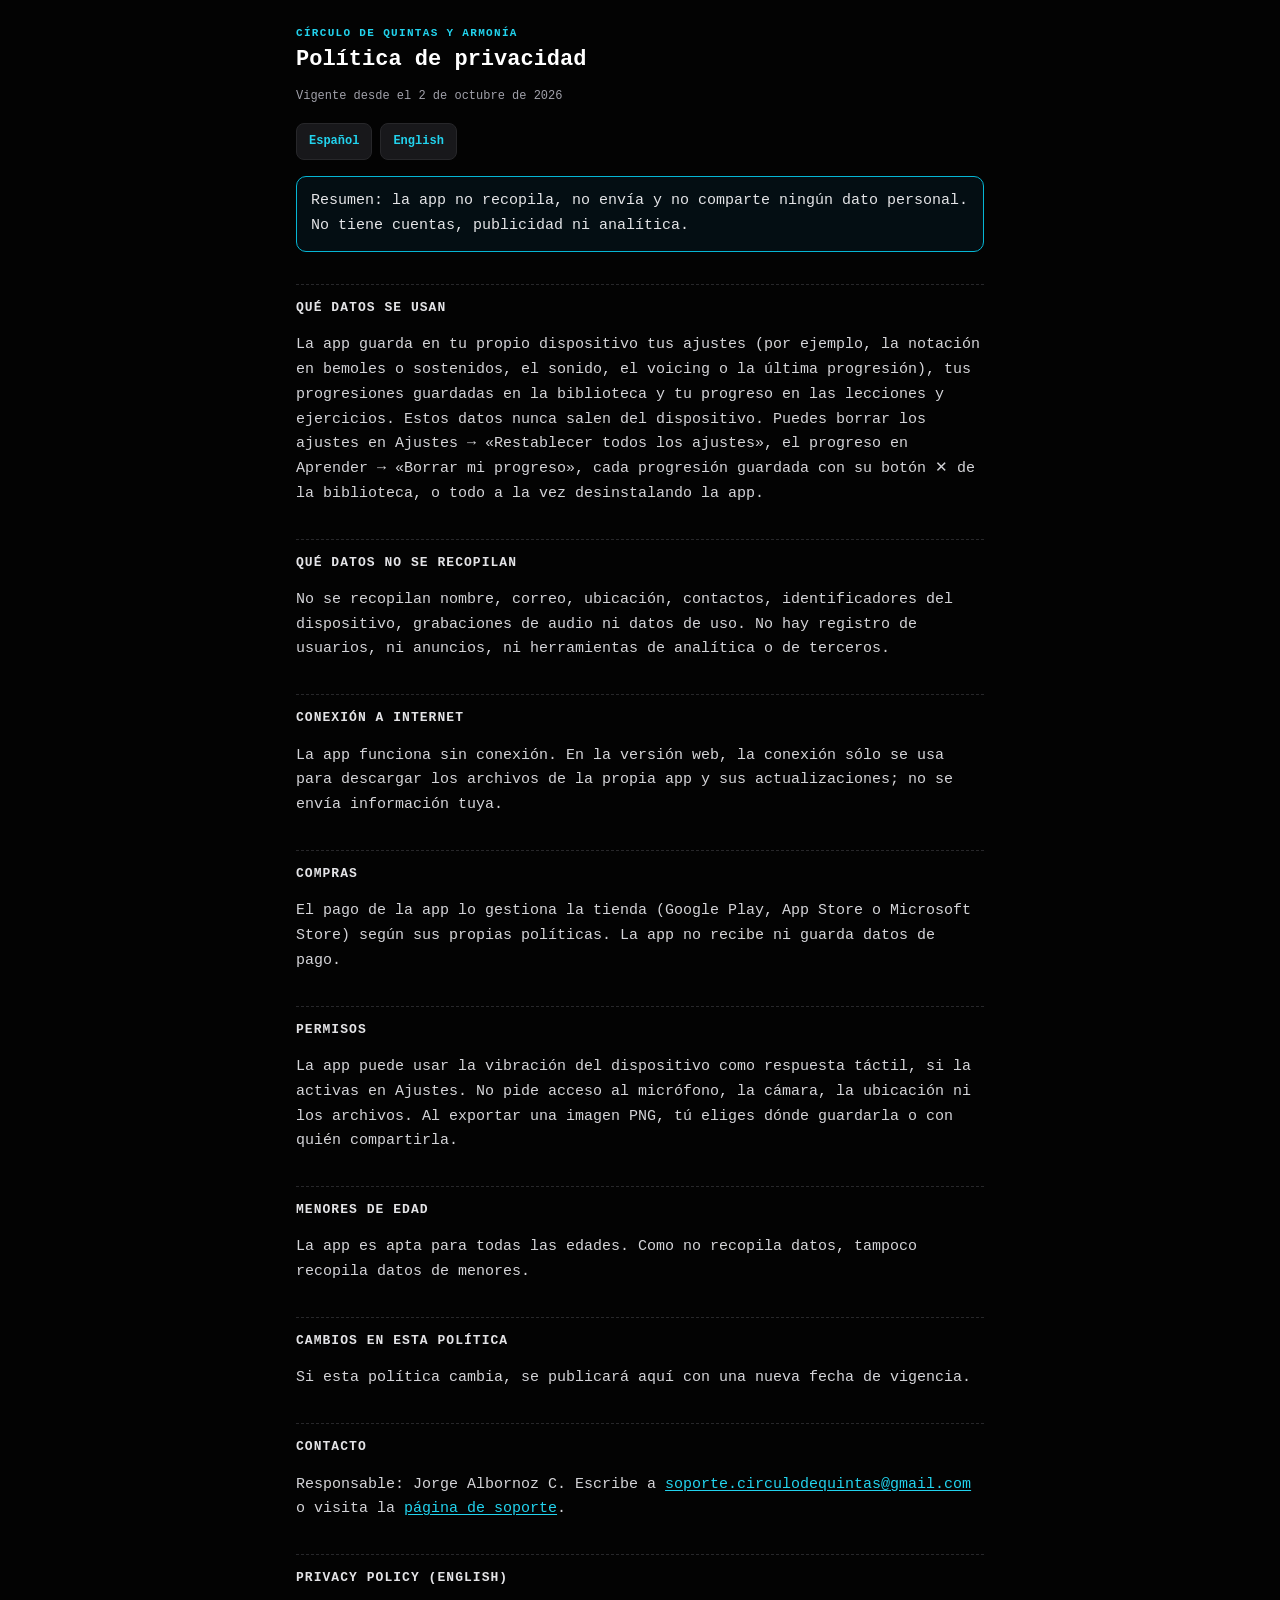
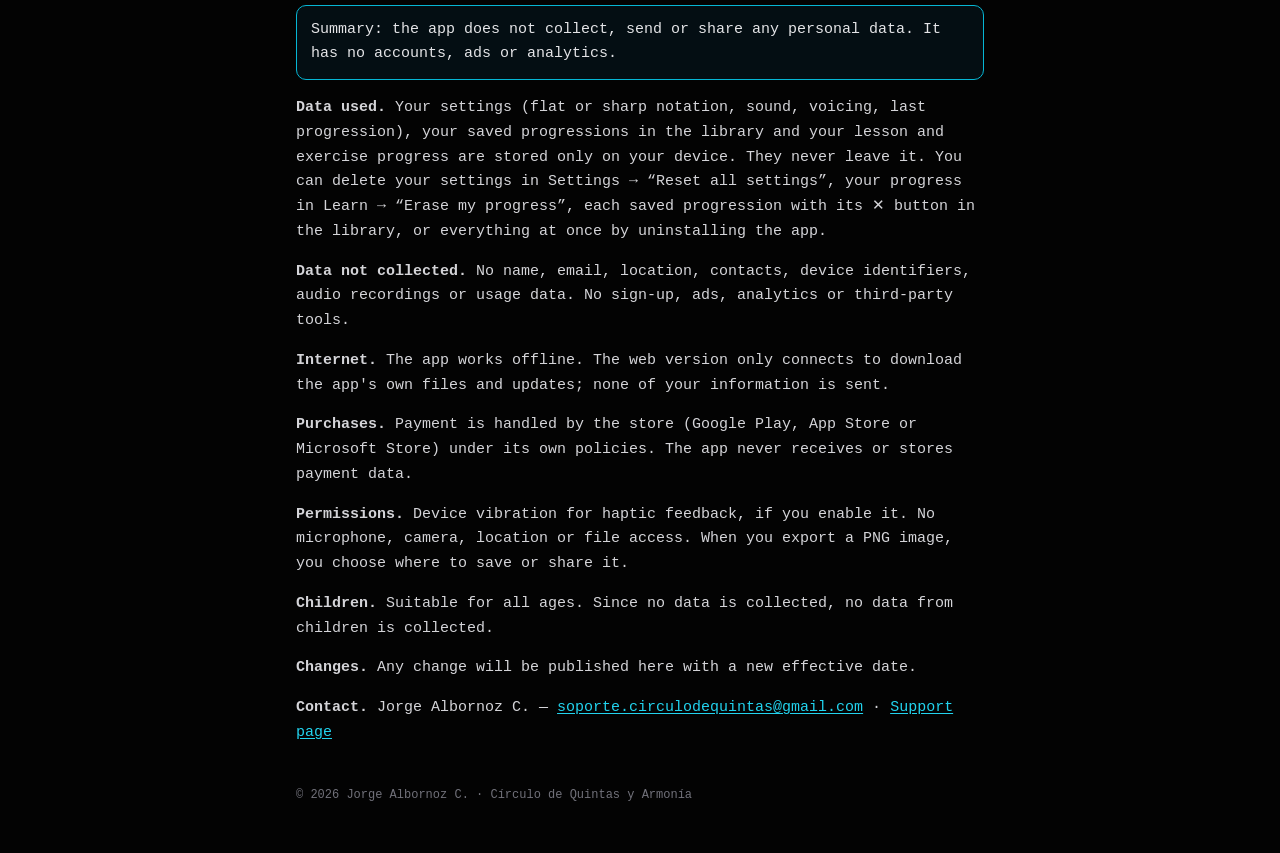
<file: index.html>
<!DOCTYPE html>
<html lang="es"><head><meta charset="UTF-8"><meta name="viewport" content="width=device-width, initial-scale=1">
<title>Círculo de Quintas y Armonía</title><meta http-equiv="refresh" content="0; url=legal/privacidad.html">
<link rel="stylesheet" href="legal/legal.css"></head>
<body><main><p class="k">Círculo de Quintas y Armonía</p><p><a href="legal/privacidad.html">Política de privacidad</a> · <a href="legal/soporte.html">Soporte</a></p></main></body></html>
</file>
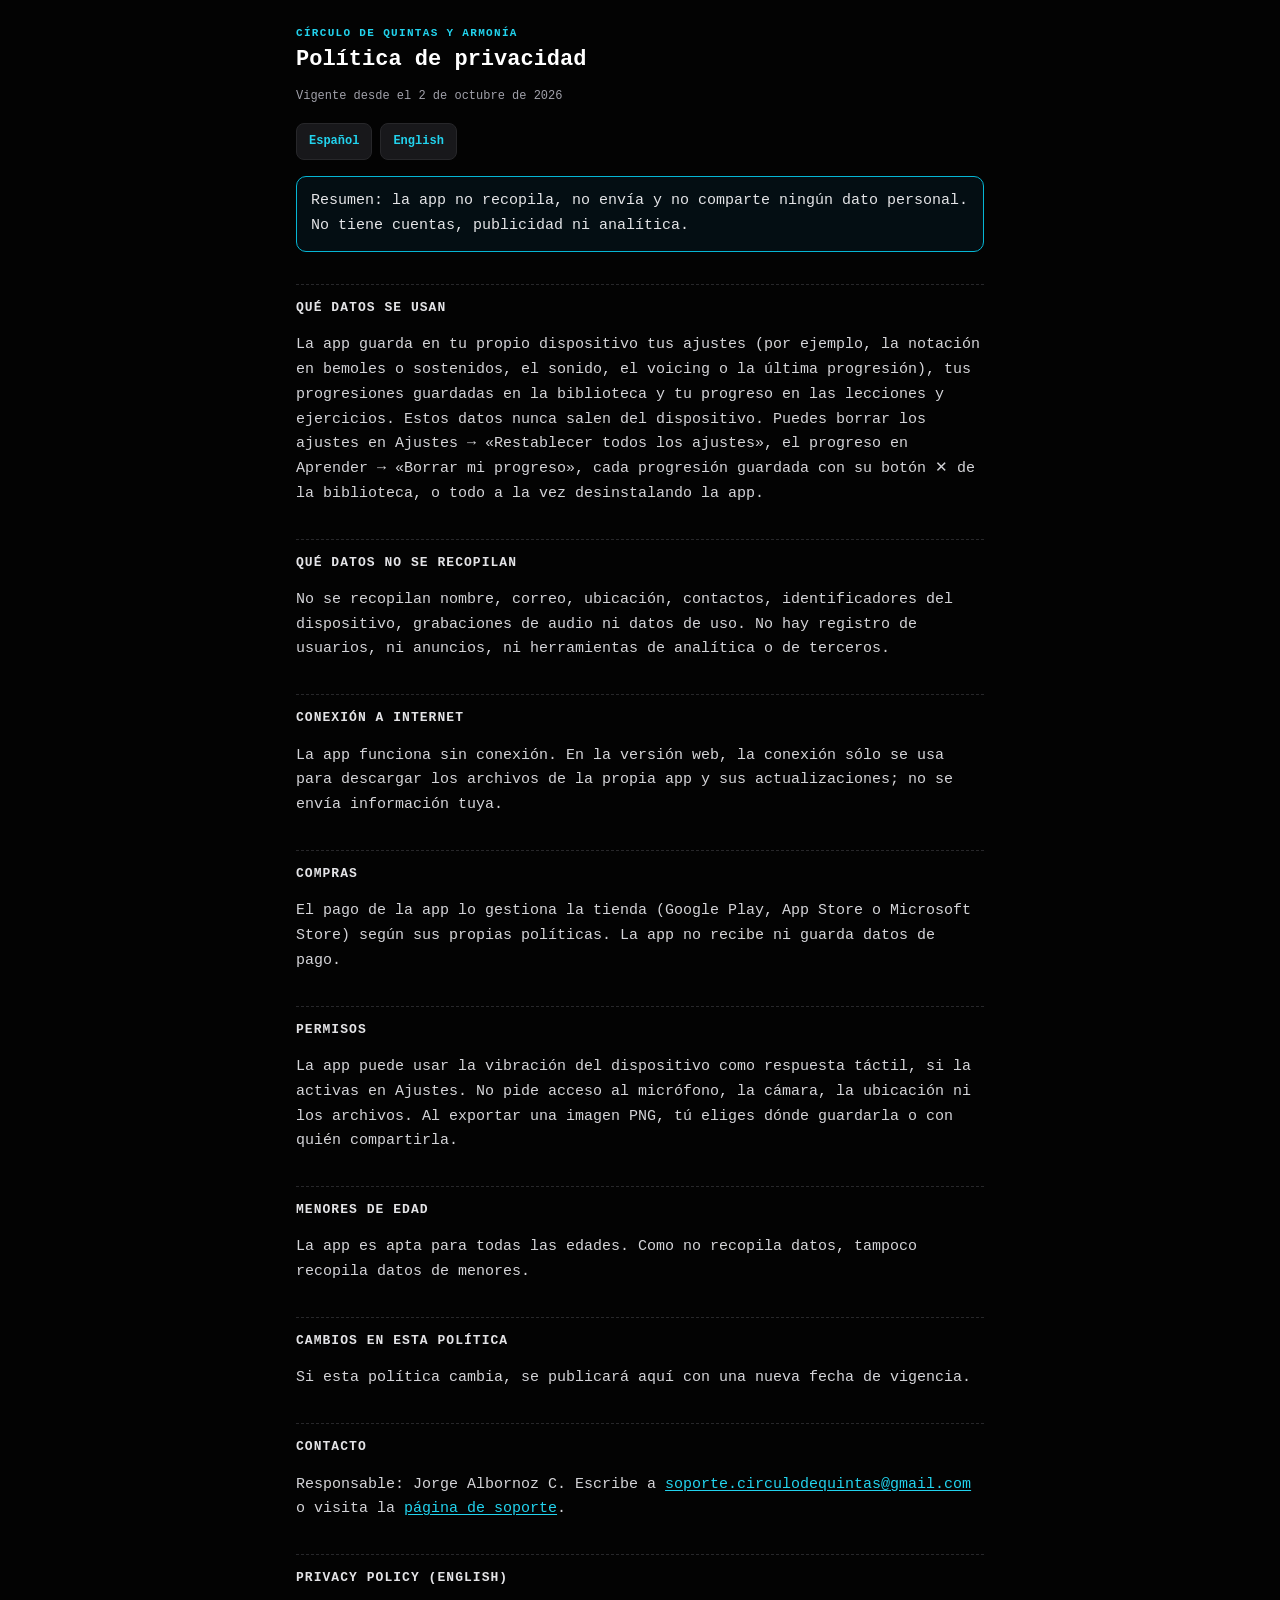
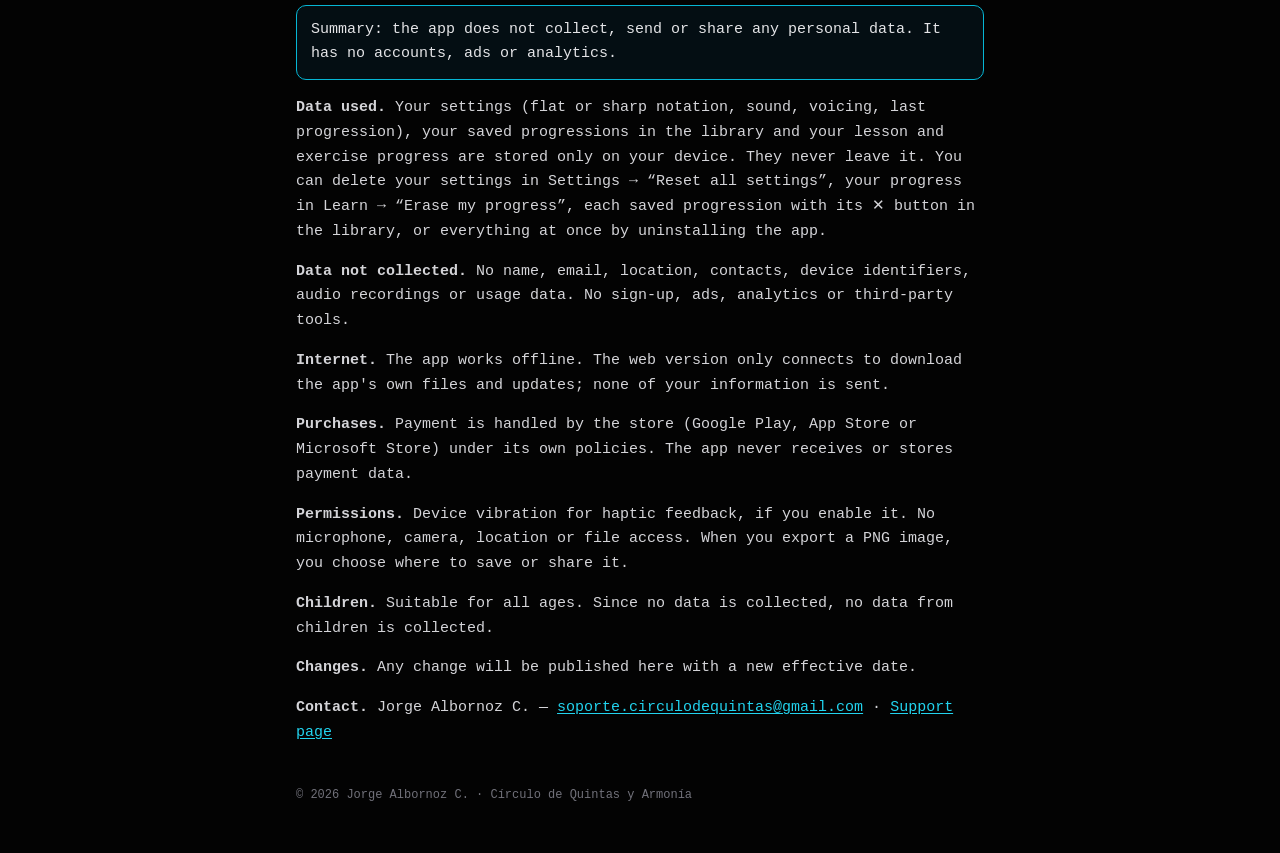
<file: legal/privacidad.html>
<!DOCTYPE html>
<html lang="es">
<head>
    <meta charset="UTF-8">
    <meta name="viewport" content="width=device-width, initial-scale=1, viewport-fit=cover">
    <meta name="theme-color" content="#030303">
    <title>Política de privacidad · Círculo de Quintas y Armonía</title>
    <link rel="icon" href="../icons/icon.svg" type="image/svg+xml">
    <link rel="stylesheet" href="legal.css">
</head>
<body>
<main>
    <p class="k">Círculo de Quintas y Armonía</p>
    <h1>Política de privacidad</h1>
    <p class="meta">Vigente desde el 2 de octubre de 2026</p>
    <nav class="lang" aria-label="Idioma / Language"><a href="#es" aria-current="true">Español</a><a href="#en" lang="en">English</a></nav>

    <section id="es">
        <p class="card">Resumen: la app no recopila, no envía y no comparte ningún dato personal. No tiene cuentas, publicidad ni analítica.</p>

        <h2>Qué datos se usan</h2>
        <p>La app guarda en tu propio dispositivo tus ajustes (por ejemplo, la notación en bemoles o sostenidos, el sonido, el voicing o la última progresión), tus progresiones guardadas en la biblioteca y tu progreso en las lecciones y ejercicios. Estos datos nunca salen del dispositivo. Puedes borrar los ajustes en Ajustes → «Restablecer todos los ajustes», el progreso en Aprender → «Borrar mi progreso», cada progresión guardada con su botón ✕ de la biblioteca, o todo a la vez desinstalando la app.</p>

        <h2>Qué datos no se recopilan</h2>
        <p>No se recopilan nombre, correo, ubicación, contactos, identificadores del dispositivo, grabaciones de audio ni datos de uso. No hay registro de usuarios, ni anuncios, ni herramientas de analítica o de terceros.</p>

        <h2>Conexión a internet</h2>
        <p>La app funciona sin conexión. En la versión web, la conexión sólo se usa para descargar los archivos de la propia app y sus actualizaciones; no se envía información tuya.</p>

        <h2>Compras</h2>
        <p>El pago de la app lo gestiona la tienda (Google Play, App Store o Microsoft Store) según sus propias políticas. La app no recibe ni guarda datos de pago.</p>

        <h2>Permisos</h2>
        <p>La app puede usar la vibración del dispositivo como respuesta táctil, si la activas en Ajustes. No pide acceso al micrófono, la cámara, la ubicación ni los archivos. Al exportar una imagen PNG, tú eliges dónde guardarla o con quién compartirla.</p>

        <h2>Menores de edad</h2>
        <p>La app es apta para todas las edades. Como no recopila datos, tampoco recopila datos de menores.</p>

        <h2>Cambios en esta política</h2>
        <p>Si esta política cambia, se publicará aquí con una nueva fecha de vigencia.</p>

        <h2>Contacto</h2>
        <p>Responsable: Jorge Albornoz C. Escribe a <a href="mailto:soporte.circulodequintas@gmail.com">soporte.circulodequintas@gmail.com</a> o visita la <a href="soporte.html">página de soporte</a>.</p>
    </section>

    <section id="en" lang="en">
        <h2>Privacy policy (English)</h2>
        <p class="card">Summary: the app does not collect, send or share any personal data. It has no accounts, ads or analytics.</p>
        <p><b>Data used.</b> Your settings (flat or sharp notation, sound, voicing, last progression), your saved progressions in the library and your lesson and exercise progress are stored only on your device. They never leave it. You can delete your settings in Settings → “Reset all settings”, your progress in Learn → “Erase my progress”, each saved progression with its ✕ button in the library, or everything at once by uninstalling the app.</p>
        <p><b>Data not collected.</b> No name, email, location, contacts, device identifiers, audio recordings or usage data. No sign-up, ads, analytics or third-party tools.</p>
        <p><b>Internet.</b> The app works offline. The web version only connects to download the app's own files and updates; none of your information is sent.</p>
        <p><b>Purchases.</b> Payment is handled by the store (Google Play, App Store or Microsoft Store) under its own policies. The app never receives or stores payment data.</p>
        <p><b>Permissions.</b> Device vibration for haptic feedback, if you enable it. No microphone, camera, location or file access. When you export a PNG image, you choose where to save or share it.</p>
        <p><b>Children.</b> Suitable for all ages. Since no data is collected, no data from children is collected.</p>
        <p><b>Changes.</b> Any change will be published here with a new effective date.</p>
        <p><b>Contact.</b> Jorge Albornoz C. — <a href="mailto:soporte.circulodequintas@gmail.com">soporte.circulodequintas@gmail.com</a> · <a href="soporte.html#en">Support page</a></p>
    </section>

    <footer>© 2026 Jorge Albornoz C. · Círculo de Quintas y Armonía</footer>
</main>
</body>
</html>
</file>
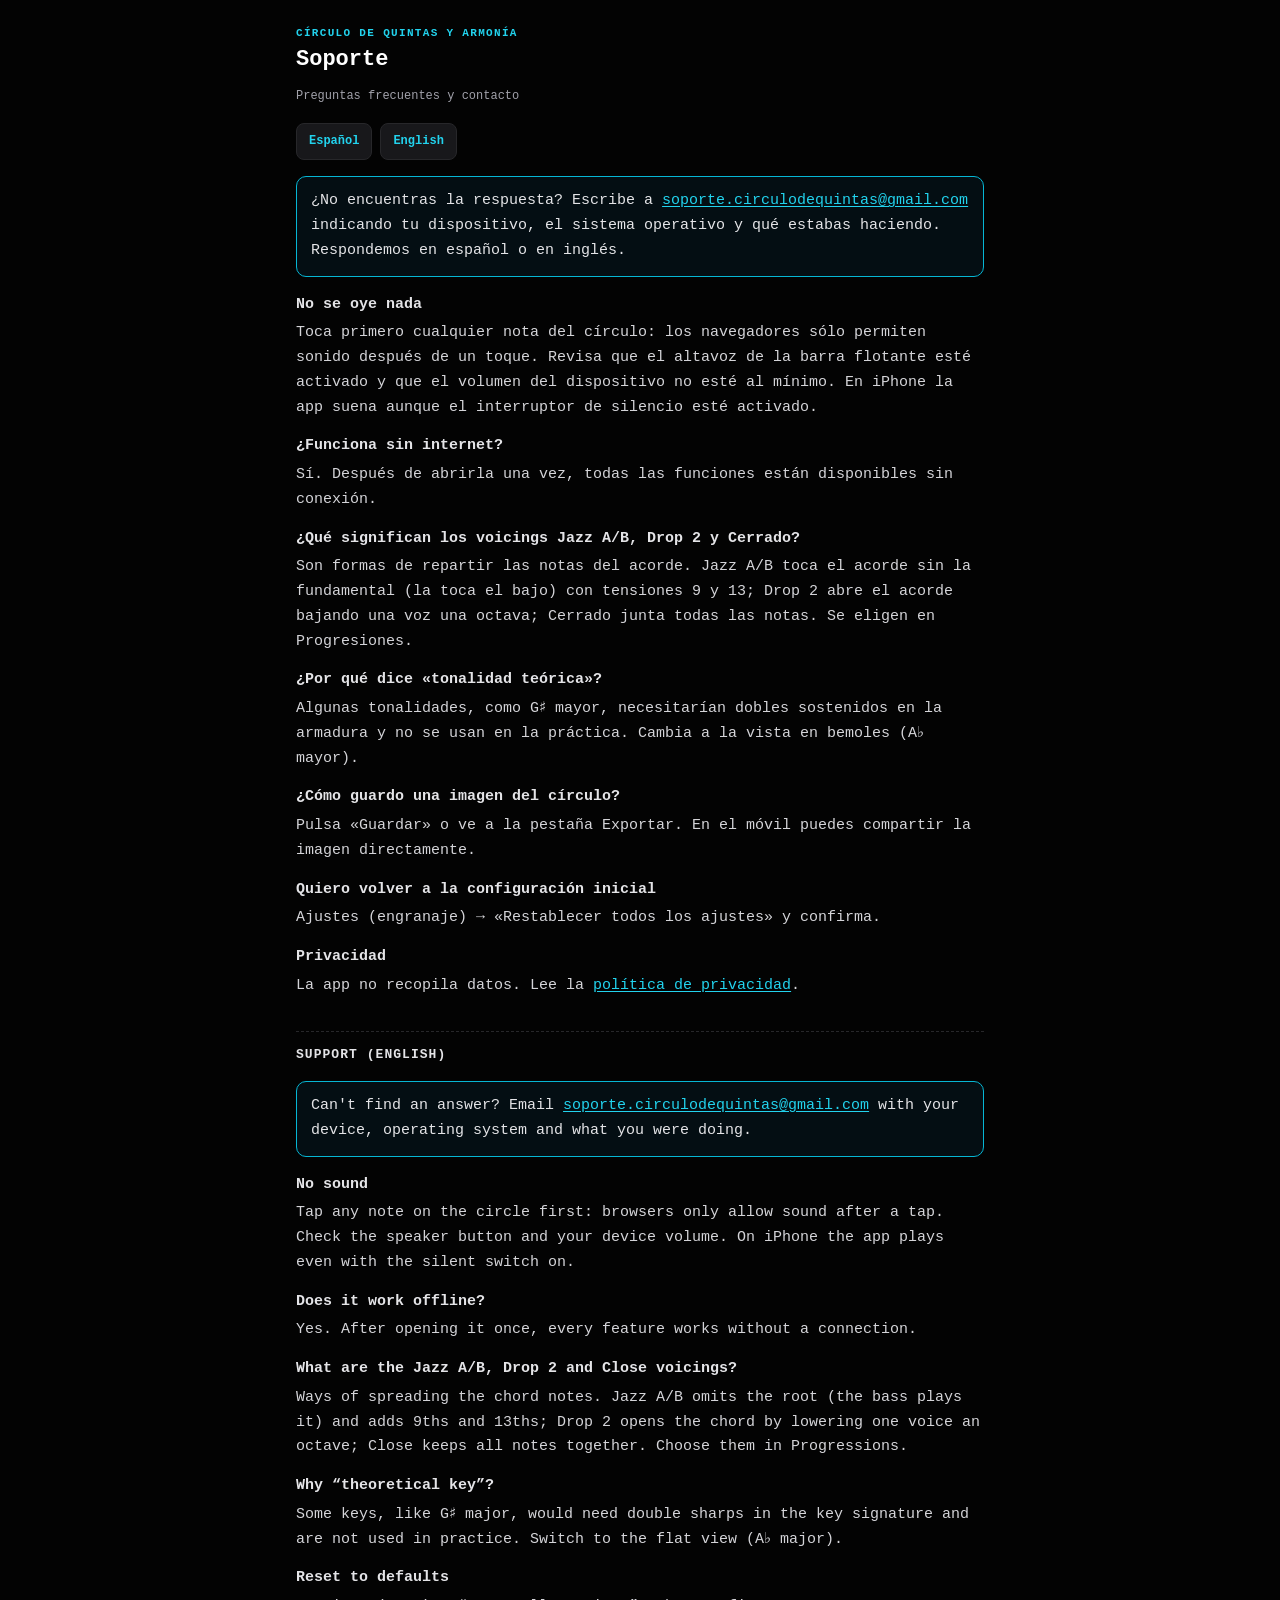
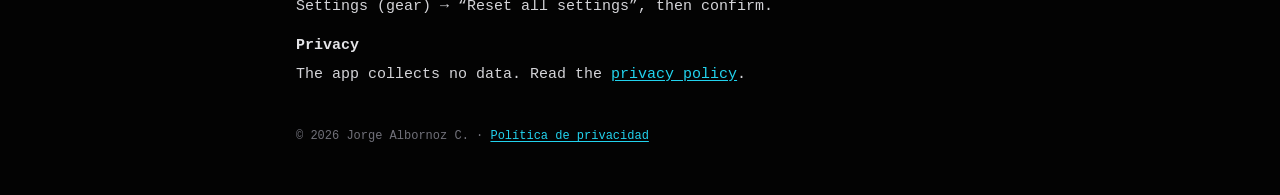
<file: legal/soporte.html>
<!DOCTYPE html>
<html lang="es">
<head>
    <meta charset="UTF-8">
    <meta name="viewport" content="width=device-width, initial-scale=1, viewport-fit=cover">
    <meta name="theme-color" content="#030303">
    <title>Soporte · Círculo de Quintas y Armonía</title>
    <link rel="icon" href="../icons/icon.svg" type="image/svg+xml">
    <link rel="stylesheet" href="legal.css">
</head>
<body>
<main>
    <p class="k">Círculo de Quintas y Armonía</p>
    <h1>Soporte</h1>
    <p class="meta">Preguntas frecuentes y contacto</p>
    <nav class="lang" aria-label="Idioma / Language"><a href="#es" aria-current="true">Español</a><a href="#en" lang="en">English</a></nav>

    <section id="es">
        <p class="card">¿No encuentras la respuesta? Escribe a <a href="mailto:soporte.circulodequintas@gmail.com">soporte.circulodequintas@gmail.com</a> indicando tu dispositivo, el sistema operativo y qué estabas haciendo. Respondemos en español o en inglés.</p>

        <dl>
            <dt>No se oye nada</dt>
            <dd>Toca primero cualquier nota del círculo: los navegadores sólo permiten sonido después de un toque. Revisa que el altavoz de la barra flotante esté activado y que el volumen del dispositivo no esté al mínimo. En iPhone la app suena aunque el interruptor de silencio esté activado.</dd>

            <dt>¿Funciona sin internet?</dt>
            <dd>Sí. Después de abrirla una vez, todas las funciones están disponibles sin conexión.</dd>

            <dt>¿Qué significan los voicings Jazz A/B, Drop 2 y Cerrado?</dt>
            <dd>Son formas de repartir las notas del acorde. Jazz A/B toca el acorde sin la fundamental (la toca el bajo) con tensiones 9 y 13; Drop 2 abre el acorde bajando una voz una octava; Cerrado junta todas las notas. Se eligen en Progresiones.</dd>

            <dt>¿Por qué dice «tonalidad teórica»?</dt>
            <dd>Algunas tonalidades, como G♯ mayor, necesitarían dobles sostenidos en la armadura y no se usan en la práctica. Cambia a la vista en bemoles (A♭ mayor).</dd>

            <dt>¿Cómo guardo una imagen del círculo?</dt>
            <dd>Pulsa «Guardar» o ve a la pestaña Exportar. En el móvil puedes compartir la imagen directamente.</dd>

            <dt>Quiero volver a la configuración inicial</dt>
            <dd>Ajustes (engranaje) → «Restablecer todos los ajustes» y confirma.</dd>

            <dt>Privacidad</dt>
            <dd>La app no recopila datos. Lee la <a href="privacidad.html">política de privacidad</a>.</dd>
        </dl>
    </section>

    <section id="en" lang="en">
        <h2>Support (English)</h2>
        <p class="card">Can't find an answer? Email <a href="mailto:soporte.circulodequintas@gmail.com">soporte.circulodequintas@gmail.com</a> with your device, operating system and what you were doing.</p>
        <dl>
            <dt>No sound</dt>
            <dd>Tap any note on the circle first: browsers only allow sound after a tap. Check the speaker button and your device volume. On iPhone the app plays even with the silent switch on.</dd>
            <dt>Does it work offline?</dt>
            <dd>Yes. After opening it once, every feature works without a connection.</dd>
            <dt>What are the Jazz A/B, Drop 2 and Close voicings?</dt>
            <dd>Ways of spreading the chord notes. Jazz A/B omits the root (the bass plays it) and adds 9ths and 13ths; Drop 2 opens the chord by lowering one voice an octave; Close keeps all notes together. Choose them in Progressions.</dd>
            <dt>Why “theoretical key”?</dt>
            <dd>Some keys, like G♯ major, would need double sharps in the key signature and are not used in practice. Switch to the flat view (A♭ major).</dd>
            <dt>Reset to defaults</dt>
            <dd>Settings (gear) → “Reset all settings”, then confirm.</dd>
            <dt>Privacy</dt>
            <dd>The app collects no data. Read the <a href="privacidad.html#en">privacy policy</a>.</dd>
        </dl>
    </section>

    <footer>© 2026 Jorge Albornoz C. · <a href="privacidad.html">Política de privacidad</a></footer>
</main>
</body>
</html>
</file>
<file: legal/legal.css>
/* legal.css — Páginas de privacidad y soporte (misma estética que la app: zinc + cian, monoespaciada) */
:root {
    color-scheme: dark;
    --bg: #030303; --z900: #18181b; --z800: #27272a; --z500: #71717a; --z400: #a1a1aa; --z300: #d4d4d8; --z200: #e4e4e7;
    --cy500: #06b6d4; --cy400: #22d3ee;
}
* { box-sizing: border-box; }
html { -webkit-text-size-adjust: 100%; text-size-adjust: 100%; }
body { margin: 0; background: var(--bg); color: var(--z300); font-family: monospace; font-size: 15px; line-height: 1.65; }
main { max-width: 720px; margin: 0 auto; padding: max(24px, env(safe-area-inset-top)) 16px 48px; }
.k { margin: 0 0 4px; font-size: 11px; font-weight: 700; letter-spacing: 0.12em; text-transform: uppercase; color: var(--cy400); }
h1 { margin: 0 0 6px; font-size: 22px; line-height: 1.3; color: #fff; }
h2 { margin: 32px 0 8px; padding-top: 12px; border-top: 1px dashed var(--z800); font-size: 13px; letter-spacing: 0.08em; text-transform: uppercase; color: var(--z200); }
p, li { color: var(--z300); }
.meta { font-size: 12px; color: var(--z400); }
a { color: var(--cy400); text-underline-offset: 2px; }
a:focus-visible { outline: 2px solid var(--cy500); outline-offset: 2px; }
.lang { display: flex; gap: 8px; margin: 16px 0 8px; }
.lang a { padding: 8px 12px; border: 1px solid var(--z800); border-radius: 8px; background: var(--z900); text-decoration: none; font-size: 12px; font-weight: 700; }
.card { margin: 16px 0; padding: 12px 14px; border: 1px solid var(--cy500); border-radius: 10px; background: rgba(8, 51, 68, 0.25); color: var(--z200); }
dt { margin-top: 14px; font-weight: 700; color: var(--z200); }
dd { margin: 4px 0 0; }
footer { margin-top: 40px; font-size: 12px; color: var(--z500); }
</file>
